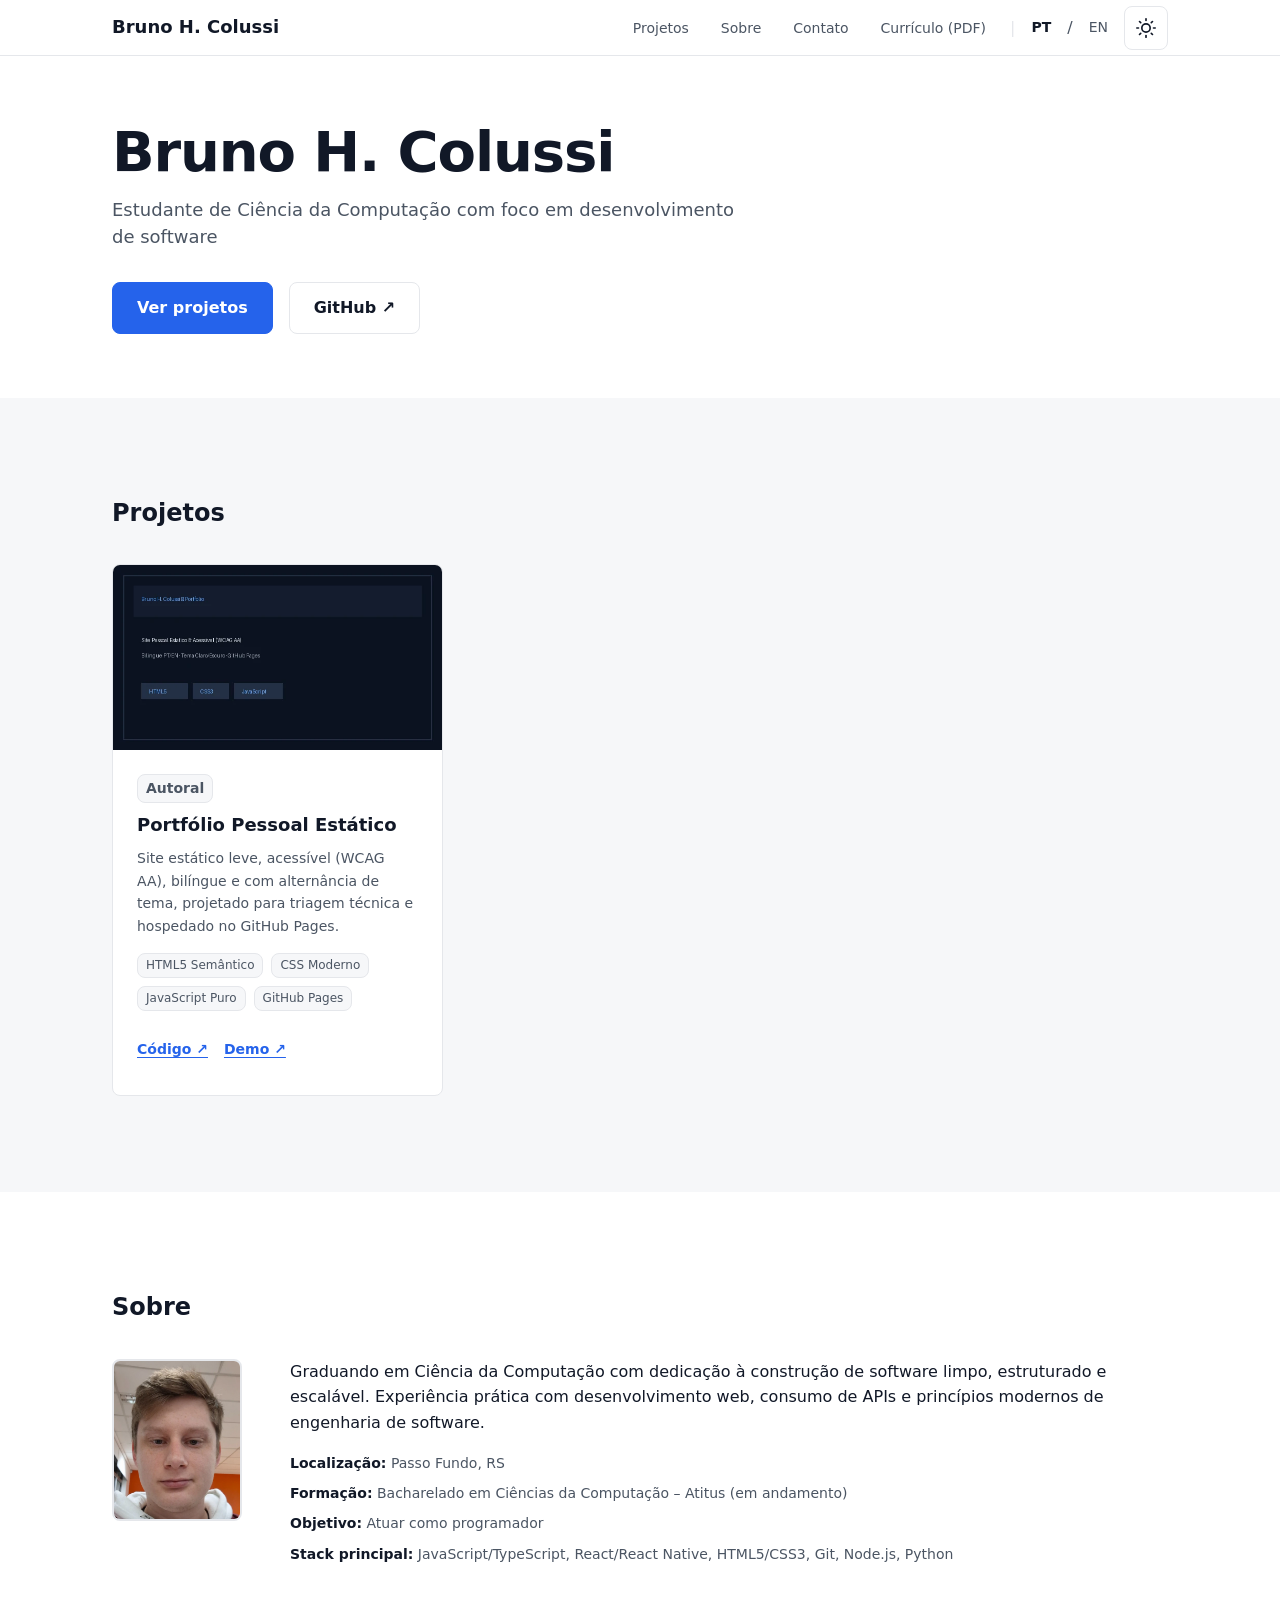
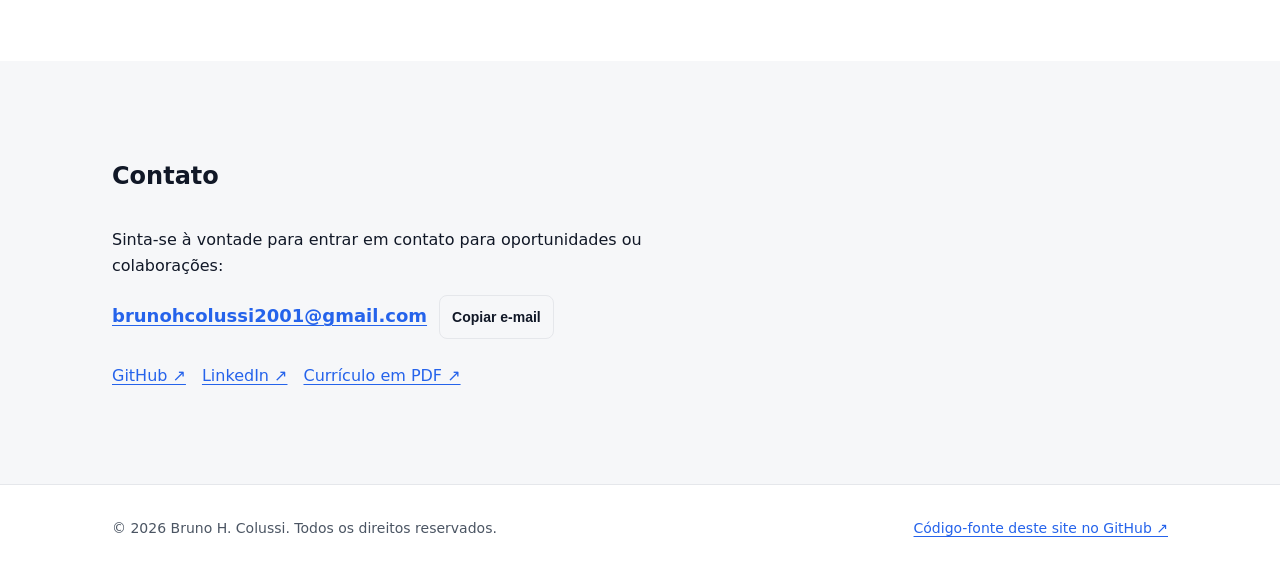
<file: index.html>
<!DOCTYPE html>
<html lang="pt-BR">
<head>
  <meta charset="UTF-8">
  <meta name="viewport" content="width=device-width, initial-scale=1.0">
  <title>Bruno H. Colussi — Portfólio</title>
  <meta name="description" content="Estudante de Ciência da Computação com foco em desenvolvimento de software. Passo Fundo, RS. Projetos, formação e contato.">
  <meta name="theme-color" content="#FFFFFF">

  <!-- SEO e Open Graph -->
  <link rel="canonical" href="https://brunohcolussi.github.io/">
  <link rel="alternate" hreflang="pt-BR" href="https://brunohcolussi.github.io/">
  <link rel="alternate" hreflang="en" href="https://brunohcolussi.github.io/en/">
  <link rel="alternate" hreflang="x-default" href="https://brunohcolussi.github.io/">

  <meta property="og:type" content="website">
  <meta property="og:url" content="https://brunohcolussi.github.io/">
  <meta property="og:title" content="Bruno H. Colussi — Portfólio">
  <meta property="og:description" content="Estudante de Ciência da Computação com foco em desenvolvimento de software. Passo Fundo, RS.">
  <meta property="og:image" content="https://brunohcolussi.github.io/assets/img/social/og-image.webp">

  <meta name="twitter:card" content="summary_large_image">
  <meta name="twitter:title" content="Bruno H. Colussi — Portfólio">
  <meta name="twitter:description" content="Estudante de Ciência da Computação com foco em desenvolvimento de software. Passo Fundo, RS.">
  <meta name="twitter:image" content="https://brunohcolussi.github.io/assets/img/social/og-image.webp">

  <!-- Anti-flash de tema -->
  <script>
    (function() {
      var saved = localStorage.getItem('theme');
      if (saved === 'dark' || (!saved && window.matchMedia('(prefers-color-scheme: dark)').matches)) {
        document.documentElement.setAttribute('data-theme', 'dark');
      } else {
        document.documentElement.setAttribute('data-theme', 'light');
      }
    })();
  </script>

  <link rel="stylesheet" href="assets/css/style.css">
</head>
<body>
  <a href="#conteudo-principal" class="skip-link">Pular para o conteúdo principal</a>

  <!-- HEADER FIXO -->
  <header class="site-header">
    <div class="container header-inner">
      <a href="#hero" class="brand" aria-label="Ir para o topo da página">Bruno H. Colussi</a>

      <div class="nav-group">
        <nav aria-label="Navegação principal">
          <ul class="nav-menu">
            <li><a href="#projetos" class="nav-link">Projetos</a></li>
            <li><a href="#sobre" class="nav-link">Sobre</a></li>
            <li><a href="#contato" class="nav-link">Contato</a></li>
            <li><a href="curriculo.pdf" class="nav-link" target="_blank" rel="noopener">Currículo (PDF)</a></li>
          </ul>
        </nav>

        <div class="actions-group">
          <span aria-hidden="true" style="color: var(--border);">|</span>
          <a href="index.html" class="lang-switch" aria-current="true" aria-label="Versão em Português (atual)">PT</a>
          <span aria-hidden="true" style="color: var(--text-muted);">/</span>
          <a href="en/index.html" class="lang-switch" aria-label="Switch to English version">EN</a>

          <button id="theme-toggle" class="btn-icon" type="button" aria-pressed="false" aria-label="Alternar tema de cores" data-title-light="Alternar para tema escuro" data-title-dark="Alternar para tema claro">
            <svg width="20" height="20" viewBox="0 0 24 24" fill="none" stroke="currentColor" stroke-width="2" stroke-linecap="round" stroke-linejoin="round" aria-hidden="true">
              <circle cx="12" cy="12" r="5"></circle>
              <line x1="12" y1="1" x2="12" y2="3"></line>
              <line x1="12" y1="21" x2="12" y2="23"></line>
              <line x1="4.22" y1="4.22" x2="5.64" y2="5.64"></line>
              <line x1="18.36" y1="18.36" x2="19.78" y2="19.78"></line>
              <line x1="1" y1="12" x2="3" y2="12"></line>
              <line x1="21" y1="12" x2="23" y2="12"></line>
              <line x1="4.22" y1="19.78" x2="5.64" y2="18.36"></line>
              <line x1="18.36" y1="5.64" x2="19.78" y2="4.22"></line>
            </svg>
          </button>

          <button id="menu-toggle" class="btn-icon menu-toggle" type="button" aria-expanded="false" aria-controls="mobile-drawer" aria-label="Abrir menu de navegação">
            <svg width="20" height="20" viewBox="0 0 24 24" fill="none" stroke="currentColor" stroke-width="2" stroke-linecap="round" stroke-linejoin="round" aria-hidden="true">
              <line x1="3" y1="12" x2="21" y2="12"></line>
              <line x1="3" y1="6" x2="21" y2="6"></line>
              <line x1="3" y1="18" x2="21" y2="18"></line>
            </svg>
          </button>
        </div>
      </div>
    </div>

    <!-- Gaveta Mobile -->
    <div id="mobile-drawer" class="mobile-drawer">
      <ul class="mobile-menu-list">
        <li><a href="#projetos" class="nav-link">Projetos</a></li>
        <li><a href="#sobre" class="nav-link">Sobre</a></li>
        <li><a href="#contato" class="nav-link">Contato</a></li>
        <li><a href="curriculo.pdf" class="nav-link" target="_blank" rel="noopener">Currículo (PDF)</a></li>
      </ul>
    </div>
  </header>

  <main id="conteudo-principal">
    <!-- HERO SECTION (D9, D10, D11) -->
    <section id="hero" class="section hero">
      <div class="container">
        <h1 class="hero-title">Bruno H. Colussi</h1>
        <p class="hero-headline">Estudante de Ciência da Computação com foco em desenvolvimento de software</p>
        <div class="hero-ctas">
          <a href="#projetos" class="btn btn-primary">Ver projetos</a>
          <a href="https://github.com/brunohcolussi" class="btn btn-secondary" target="_blank" rel="noopener">GitHub ↗</a>
        </div>
      </div>
    </section>

    <!-- PROJETOS (D20, D28, D31) -->
    <section id="projetos" class="section section-alt">
      <div class="container">
        <h2 class="section-title">Projetos</h2>
        <div class="projects-grid">

          <!-- Card: Portfólio Pessoal (Autoral) -->
          <article class="project-card">
            <div class="project-img-wrapper">
              <img src="assets/img/projects/portfolio.webp" alt="Página inicial do site pessoal de Bruno H. Colussi exibindo hero e grade" class="project-img" width="640" height="360" loading="lazy">
            </div>
            <div class="project-card-body">
              <span class="project-badge">Autoral</span>
              <h3 class="project-title">Portfólio Pessoal Estático</h3>
              <p class="project-desc">Site estático leve, acessível (WCAG AA), bilíngue e com alternância de tema, projetado para triagem técnica e hospedado no GitHub Pages.</p>
              <ul class="project-tags" aria-label="Tecnologias utilizadas">
                <li class="tag">HTML5 Semântico</li>
                <li class="tag">CSS Moderno</li>
                <li class="tag">JavaScript Puro</li>
                <li class="tag">GitHub Pages</li>
              </ul>
              <div class="project-links">
                <a href="https://github.com/brunohcolussi/brunohcolussi.github.io" target="_blank" rel="noopener">Código ↗</a>
                <a href="https://brunohcolussi.github.io/" target="_blank" rel="noopener">Demo ↗</a>
              </div>
            </div>
          </article>

        </div>
      </div>
    </section>

    <!-- SOBRE (D13, D14, D21) -->
    <section id="sobre" class="section">
      <div class="container">
        <h2 class="section-title">Sobre</h2>
        <div class="about-content">
          <img src="assets/img/foto.webp" alt="Foto de Bruno H. Colussi" class="about-avatar" width="120" height="150" loading="lazy">
          <div class="about-details">
            <p class="about-bio">
              Graduando em Ciência da Computação com dedicação à construção de software limpo, estruturado e escalável. Experiência prática com desenvolvimento web, consumo de APIs e princípios modernos de engenharia de software.
            </p>
            <ul class="about-meta-list">
              <li class="about-meta-item"><strong>Localização:</strong> Passo Fundo, RS</li>
              <li class="about-meta-item"><strong>Formação:</strong> Bacharelado em Ciências da Computação – Atitus (em andamento)</li>
              <li class="about-meta-item"><strong>Objetivo:</strong> Atuar como programador</li>
              <li class="about-meta-item"><strong>Stack principal:</strong> JavaScript/TypeScript, React/React Native, HTML5/CSS3, Git, Node.js, Python</li>
            </ul>
          </div>
        </div>
      </div>
    </section>

    <!-- CONTATO (D12, D32) -->
    <section id="contato" class="section section-alt">
      <div class="container">
        <h2 class="section-title">Contato</h2>
        <div class="contact-box">
          <p>Sinta-se à vontade para entrar em contato para oportunidades ou colaborações:</p>
          <div class="contact-email-row">
            <a href="mailto:brunohcolussi2001@gmail.com" class="contact-email-link">brunohcolussi2001@gmail.com</a>
            <button id="btn-copy-email" type="button" class="btn btn-secondary copy-btn" data-feedback="Copiado!">Copiar e-mail</button>
            <span id="copy-live-alert" class="sr-only" aria-live="polite" style="position: absolute; width: 1px; height: 1px; overflow: hidden; clip: rect(0,0,0,0);"></span>
          </div>
          <ul class="contact-links-list">
            <li><a href="https://github.com/brunohcolussi" target="_blank" rel="noopener">GitHub ↗</a></li>
            <li><a href="https://www.linkedin.com/in/bruno-hoffelder-colussi-a3b602310/" target="_blank" rel="noopener">LinkedIn ↗</a></li>
            <li><a href="curriculo.pdf" target="_blank" rel="noopener">Currículo em PDF ↗</a></li>
          </ul>
        </div>
      </div>
    </section>
  </main>

  <!-- FOOTER -->
  <footer class="site-footer">
    <div class="container footer-inner">
      <p>© 2026 Bruno H. Colussi. Todos os direitos reservados.</p>
      <p><a href="https://github.com/brunohcolussi/brunohcolussi.github.io" target="_blank" rel="noopener">Código-fonte deste site no GitHub ↗</a></p>
    </div>
  </footer>

  <script src="assets/js/main.js"></script>
</body>
</html>
</file>
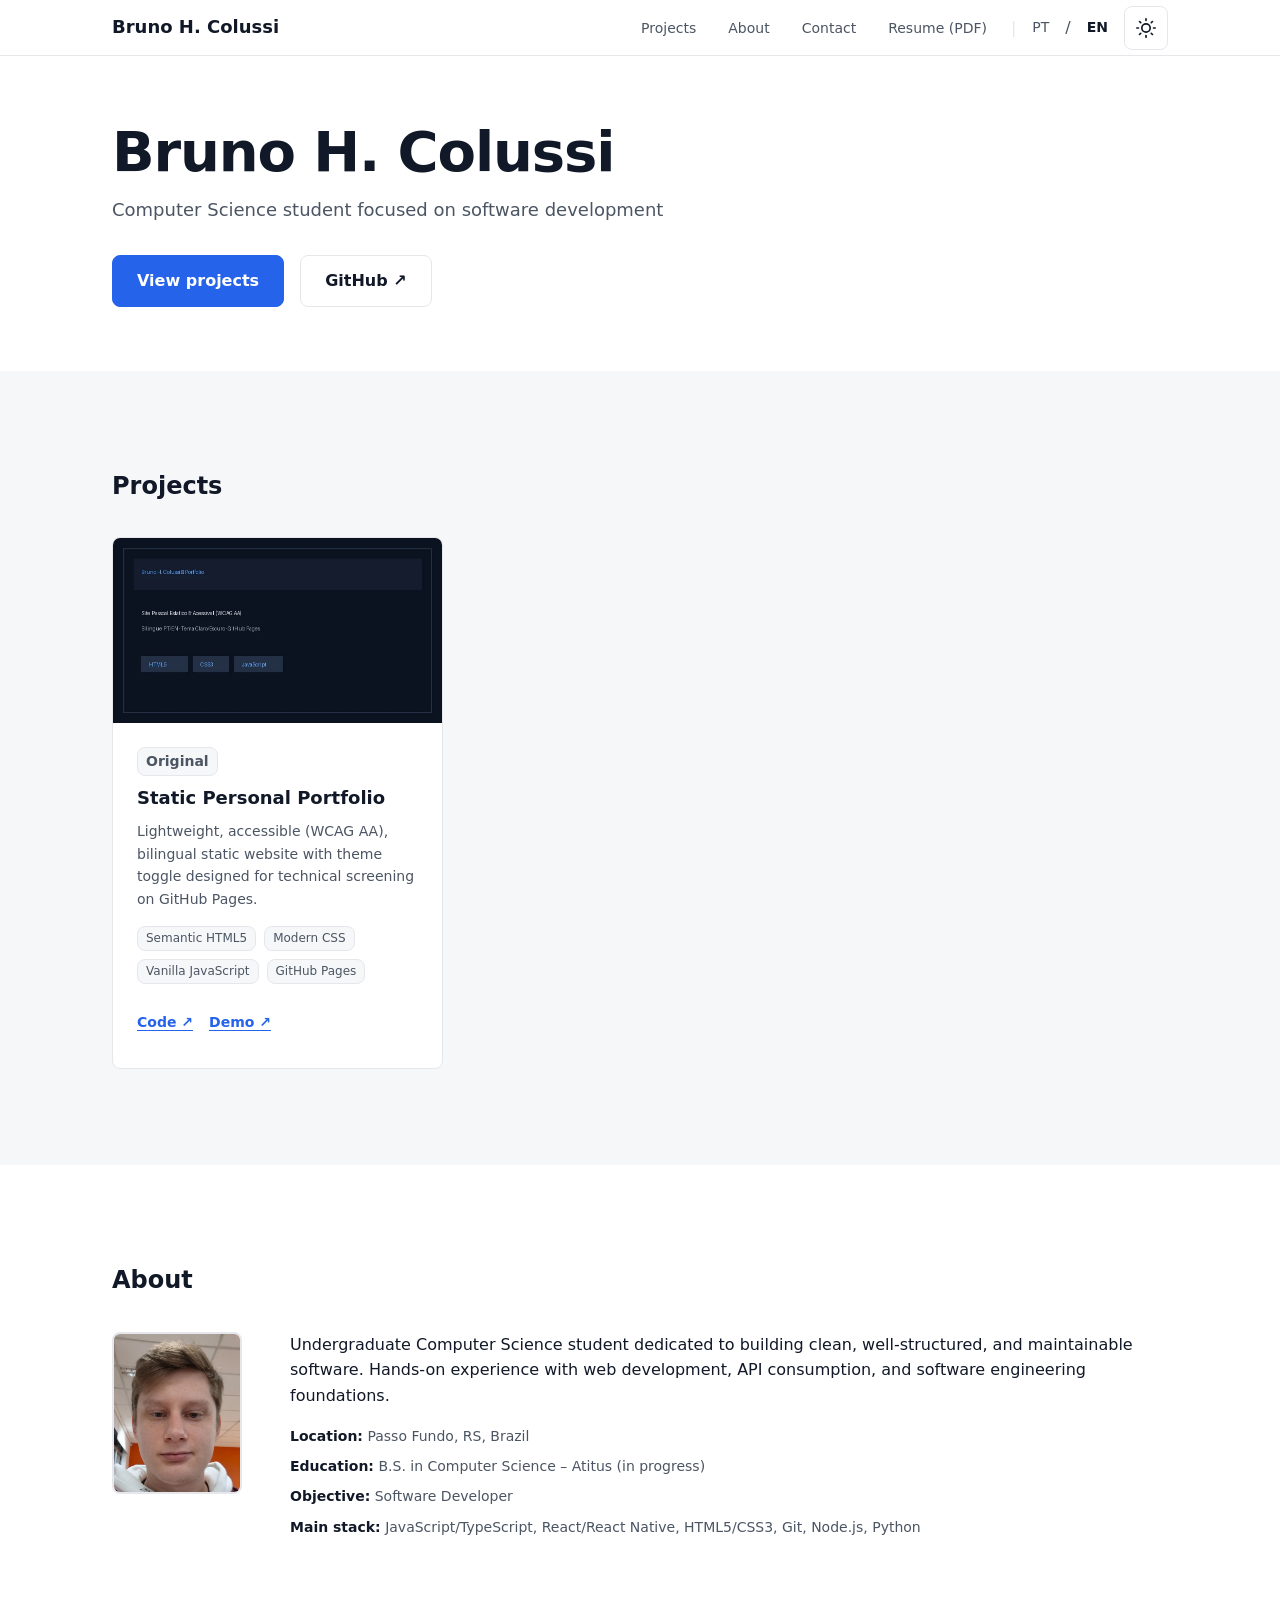
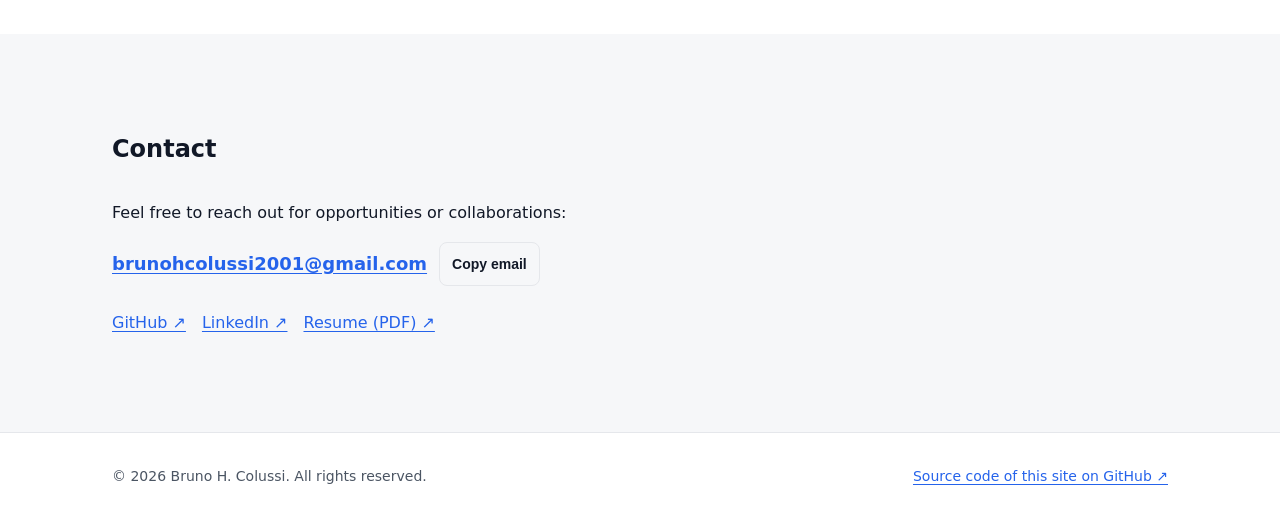
<file: en/index.html>
<!DOCTYPE html>
<html lang="en">
<head>
  <meta charset="UTF-8">
  <meta name="viewport" content="width=device-width, initial-scale=1.0">
  <title>Bruno H. Colussi — Portfolio</title>
  <meta name="description" content="Computer Science student focused on software development. Passo Fundo, RS, Brazil. Projects, education and contact.">
  <meta name="theme-color" content="#FFFFFF">

  <!-- SEO & Open Graph -->
  <link rel="canonical" href="https://brunohcolussi.github.io/en/">
  <link rel="alternate" hreflang="pt-BR" href="https://brunohcolussi.github.io/">
  <link rel="alternate" hreflang="en" href="https://brunohcolussi.github.io/en/">
  <link rel="alternate" hreflang="x-default" href="https://brunohcolussi.github.io/">

  <meta property="og:type" content="website">
  <meta property="og:url" content="https://brunohcolussi.github.io/en/">
  <meta property="og:title" content="Bruno H. Colussi — Portfolio">
  <meta property="og:description" content="Computer Science student focused on software development. Passo Fundo, RS, Brazil.">
  <meta property="og:image" content="https://brunohcolussi.github.io/assets/img/social/og-image.webp">

  <meta name="twitter:card" content="summary_large_image">
  <meta name="twitter:title" content="Bruno H. Colussi — Portfolio">
  <meta name="twitter:description" content="Computer Science student focused on software development. Passo Fundo, RS, Brazil.">
  <meta name="twitter:image" content="https://brunohcolussi.github.io/assets/img/social/og-image.webp">

  <!-- Theme anti-flash script -->
  <script>
    (function() {
      var saved = localStorage.getItem('theme');
      if (saved === 'dark' || (!saved && window.matchMedia('(prefers-color-scheme: dark)').matches)) {
        document.documentElement.setAttribute('data-theme', 'dark');
      } else {
        document.documentElement.setAttribute('data-theme', 'light');
      }
    })();
  </script>

  <link rel="stylesheet" href="../assets/css/style.css">
</head>
<body>
  <a href="#main-content" class="skip-link">Skip to main content</a>

  <!-- FIXED HEADER -->
  <header class="site-header">
    <div class="container header-inner">
      <a href="#hero" class="brand" aria-label="Go to top">Bruno H. Colussi</a>

      <div class="nav-group">
        <nav aria-label="Primary navigation">
          <ul class="nav-menu">
            <li><a href="#projects" class="nav-link">Projects</a></li>
            <li><a href="#about" class="nav-link">About</a></li>
            <li><a href="#contact" class="nav-link">Contact</a></li>
            <li><a href="../curriculo.pdf" class="nav-link" target="_blank" rel="noopener">Resume (PDF)</a></li>
          </ul>
        </nav>

        <div class="actions-group">
          <span aria-hidden="true" style="color: var(--border);">|</span>
          <a href="../index.html" class="lang-switch" aria-label="Versão em Português">PT</a>
          <span aria-hidden="true" style="color: var(--text-muted);">/</span>
          <a href="index.html" class="lang-switch" aria-current="true" aria-label="English version (current)">EN</a>

          <button id="theme-toggle" class="btn-icon" type="button" aria-pressed="false" aria-label="Toggle color theme" data-title-light="Switch to dark theme" data-title-dark="Switch to light theme">
            <svg width="20" height="20" viewBox="0 0 24 24" fill="none" stroke="currentColor" stroke-width="2" stroke-linecap="round" stroke-linejoin="round" aria-hidden="true">
              <circle cx="12" cy="12" r="5"></circle>
              <line x1="12" y1="1" x2="12" y2="3"></line>
              <line x1="12" y1="21" x2="12" y2="23"></line>
              <line x1="4.22" y1="4.22" x2="5.64" y2="5.64"></line>
              <line x1="18.36" y1="18.36" x2="19.78" y2="19.78"></line>
              <line x1="1" y1="12" x2="3" y2="12"></line>
              <line x1="21" y1="12" x2="23" y2="12"></line>
              <line x1="4.22" y1="19.78" x2="5.64" y2="18.36"></line>
              <line x1="18.36" y1="5.64" x2="19.78" y2="4.22"></line>
            </svg>
          </button>

          <button id="menu-toggle" class="btn-icon menu-toggle" type="button" aria-expanded="false" aria-controls="mobile-drawer" aria-label="Open navigation menu">
            <svg width="20" height="20" viewBox="0 0 24 24" fill="none" stroke="currentColor" stroke-width="2" stroke-linecap="round" stroke-linejoin="round" aria-hidden="true">
              <line x1="3" y1="12" x2="21" y2="12"></line>
              <line x1="3" y1="6" x2="21" y2="6"></line>
              <line x1="3" y1="18" x2="21" y2="18"></line>
            </svg>
          </button>
        </div>
      </div>
    </div>

    <!-- Mobile Drawer -->
    <div id="mobile-drawer" class="mobile-drawer">
      <ul class="mobile-menu-list">
        <li><a href="#projects" class="nav-link">Projects</a></li>
        <li><a href="#about" class="nav-link">About</a></li>
        <li><a href="#contact" class="nav-link">Contact</a></li>
        <li><a href="../curriculo.pdf" class="nav-link" target="_blank" rel="noopener">Resume (PDF)</a></li>
      </ul>
    </div>
  </header>

  <main id="main-content">
    <!-- HERO SECTION -->
    <section id="hero" class="section hero">
      <div class="container">
        <h1 class="hero-title">Bruno H. Colussi</h1>
        <p class="hero-headline">Computer Science student focused on software development</p>
        <div class="hero-ctas">
          <a href="#projects" class="btn btn-primary">View projects</a>
          <a href="https://github.com/brunohcolussi" class="btn btn-secondary" target="_blank" rel="noopener">GitHub ↗</a>
        </div>
      </div>
    </section>

    <!-- PROJECTS -->
    <section id="projects" class="section section-alt">
      <div class="container">
        <h2 class="section-title">Projects</h2>
        <div class="projects-grid">

          <!-- Card: Personal Portfolio -->
          <article class="project-card">
            <div class="project-img-wrapper">
              <img src="../assets/img/projects/portfolio.webp" alt="Homepage of Bruno H. Colussi's personal website" class="project-img" width="640" height="360" loading="lazy">
            </div>
            <div class="project-card-body">
              <span class="project-badge">Original</span>
              <h3 class="project-title">Static Personal Portfolio</h3>
              <p class="project-desc">Lightweight, accessible (WCAG AA), bilingual static website with theme toggle designed for technical screening on GitHub Pages.</p>
              <ul class="project-tags" aria-label="Technologies used">
                <li class="tag">Semantic HTML5</li>
                <li class="tag">Modern CSS</li>
                <li class="tag">Vanilla JavaScript</li>
                <li class="tag">GitHub Pages</li>
              </ul>
              <div class="project-links">
                <a href="https://github.com/brunohcolussi/brunohcolussi.github.io" target="_blank" rel="noopener">Code ↗</a>
                <a href="https://brunohcolussi.github.io/en/" target="_blank" rel="noopener">Demo ↗</a>
              </div>
            </div>
          </article>

        </div>
      </div>
    </section>

    <!-- ABOUT -->
    <section id="about" class="section">
      <div class="container">
        <h2 class="section-title">About</h2>
        <div class="about-content">
          <img src="../assets/img/foto.webp" alt="Photo of Bruno H. Colussi" class="about-avatar" width="120" height="150" loading="lazy">
          <div class="about-details">
            <p class="about-bio">
              Undergraduate Computer Science student dedicated to building clean, well-structured, and maintainable software. Hands-on experience with web development, API consumption, and software engineering foundations.
            </p>
            <ul class="about-meta-list">
              <li class="about-meta-item"><strong>Location:</strong> Passo Fundo, RS, Brazil</li>
              <li class="about-meta-item"><strong>Education:</strong> B.S. in Computer Science – Atitus (in progress)</li>
              <li class="about-meta-item"><strong>Objective:</strong> Software Developer</li>
              <li class="about-meta-item"><strong>Main stack:</strong> JavaScript/TypeScript, React/React Native, HTML5/CSS3, Git, Node.js, Python</li>
            </ul>
          </div>
        </div>
      </div>
    </section>

    <!-- CONTACT -->
    <section id="contact" class="section section-alt">
      <div class="container">
        <h2 class="section-title">Contact</h2>
        <div class="contact-box">
          <p>Feel free to reach out for opportunities or collaborations:</p>
          <div class="contact-email-row">
            <a href="mailto:brunohcolussi2001@gmail.com" class="contact-email-link">brunohcolussi2001@gmail.com</a>
            <button id="btn-copy-email" type="button" class="btn btn-secondary copy-btn" data-feedback="Copied!">Copy email</button>
            <span id="copy-live-alert" class="sr-only" aria-live="polite" style="position: absolute; width: 1px; height: 1px; overflow: hidden; clip: rect(0,0,0,0);"></span>
          </div>
          <ul class="contact-links-list">
            <li><a href="https://github.com/brunohcolussi" target="_blank" rel="noopener">GitHub ↗</a></li>
            <li><a href="https://www.linkedin.com/in/bruno-hoffelder-colussi-a3b602310/" target="_blank" rel="noopener">LinkedIn ↗</a></li>
            <li><a href="../curriculo.pdf" target="_blank" rel="noopener">Resume (PDF) ↗</a></li>
          </ul>
        </div>
      </div>
    </section>
  </main>

  <!-- FOOTER -->
  <footer class="site-footer">
    <div class="container footer-inner">
      <p>© 2026 Bruno H. Colussi. All rights reserved.</p>
      <p><a href="https://github.com/brunohcolussi/brunohcolussi.github.io" target="_blank" rel="noopener">Source code of this site on GitHub ↗</a></p>
    </div>
  </footer>

  <script src="../assets/js/main.js"></script>
</body>
</html>
</file>
<file: assets/css/style.css>
/* ==========================================================================
   TOKENS DE DESIGN (SPECS.md Seção 7)
   ========================================================================== */
:root {
  /* Cores - Tema Claro (Padrão) */
  --bg: #FFFFFF;
  --surface: #F6F7F9;
  --text: #111827;
  --text-muted: #4B5563;
  --border: #E5E7EB;
  --accent: #2563EB;
  --accent-hover: #1D4ED8;
  --on-accent: #FFFFFF;

  /* Tipografia (Fontes de Sistema - D25) */
  --font-sans: system-ui, -apple-system, "Segoe UI", Roboto, "Helvetica Neue", Arial, sans-serif;
  --text-xl: clamp(2rem, 1.2rem + 3.2vw, 3.5rem);
  --text-lg: 1.5rem;
  --text-md: 1.125rem;
  --text-base: 1rem;
  --text-sm: 0.875rem;

  /* Espaçamentos */
  --space-1: 4px;
  --space-2: 8px;
  --space-3: 12px;
  --space-4: 16px;
  --space-5: 24px;
  --space-6: 32px;
  --space-7: 48px;
  --space-8: 64px;
  --space-9: 96px;

  /* Layout */
  --container: 1120px;
  --gutter: 20px;
  --section-y: 64px;
  --radius: 8px;
  --header-height: 56px;

  /* Transição */
  --transition: 150ms ease-out;
}

@media (min-width: 768px) {
  :root {
    --gutter: 32px;
  }
}

@media (min-width: 1024px) {
  :root {
    --section-y: 96px;
  }
}

/* Tema Escuro - Automático via Sistema */
@media (prefers-color-scheme: dark) {
  :root:not([data-theme="light"]) {
    --bg: #0B1220;
    --surface: #131C2E;
    --text: #E5E7EB;
    --text-muted: #9CA3AF;
    --border: #243044;
    --accent: #60A5FA;
    --accent-hover: #93C5FD;
    --on-accent: #0B1220;
  }
}

/* Tema Escuro - Forçado via Atributo */
[data-theme="dark"] {
  --bg: #0B1220;
  --surface: #131C2E;
  --text: #E5E7EB;
  --text-muted: #9CA3AF;
  --border: #243044;
  --accent: #60A5FA;
  --accent-hover: #93C5FD;
  --on-accent: #0B1220;
}

/* Tema Claro - Forçado via Atributo */
[data-theme="light"] {
  --bg: #FFFFFF;
  --surface: #F6F7F9;
  --text: #111827;
  --text-muted: #4B5563;
  --border: #E5E7EB;
  --accent: #2563EB;
  --accent-hover: #1D4ED8;
  --on-accent: #FFFFFF;
}

/* ==========================================================================
   RESET E BASE
   ========================================================================== */
*, *::before, *::after {
  box-sizing: border-box;
  margin: 0;
  padding: 0;
}

html {
  font-family: var(--font-sans);
  font-size: 16px;
  line-height: 1.6;
  color: var(--text);
  background-color: var(--bg);
  scroll-behavior: smooth;
  -webkit-text-size-adjust: 100%;
}

@media (prefers-reduced-motion: reduce) {
  html {
    scroll-behavior: auto;
  }
  *, *::before, *::after {
    animation-duration: 0.01ms !important;
    animation-iteration-count: 1 !important;
    transition-duration: 0.01ms !important;
    scroll-behavior: auto !important;
  }
}

body {
  min-height: 100vh;
  display: flex;
  flex-direction: column;
}

img {
  max-width: 100%;
  height: auto;
  display: block;
}

a {
  color: var(--accent);
  text-decoration: underline;
  text-underline-offset: 3px;
  transition: color var(--transition);
}

a:hover {
  color: var(--accent-hover);
}

:focus-visible {
  outline: 3px solid var(--accent);
  outline-offset: 2px;
}

/* Skip Link (Acessibilidade) */
.skip-link {
  position: absolute;
  top: -100px;
  left: var(--space-4);
  background: var(--accent);
  color: var(--on-accent);
  padding: var(--space-2) var(--space-4);
  border-radius: var(--radius);
  text-decoration: none;
  font-weight: 600;
  z-index: 1000;
  transition: top var(--transition);
}

.skip-link:focus {
  top: var(--space-4);
}

/* Layout Utilitários */
.container {
  width: 100%;
  max-width: var(--container);
  margin-left: auto;
  margin-right: auto;
  padding-left: var(--gutter);
  padding-right: var(--gutter);
}

.section {
  padding-top: var(--section-y);
  padding-bottom: var(--section-y);
  scroll-margin-top: var(--header-height);
}

.section-alt {
  background-color: var(--surface);
}

.section-title {
  font-size: var(--text-lg);
  font-weight: 700;
  margin-bottom: var(--space-6);
  color: var(--text);
}

/* ==========================================================================
   HEADER E NAVEGAÇÃO
   ========================================================================== */
.site-header {
  position: sticky;
  top: 0;
  left: 0;
  width: 100%;
  height: var(--header-height);
  background-color: var(--bg);
  border-bottom: 1px solid var(--border);
  z-index: 100;
}

.header-inner {
  display: flex;
  align-items: center;
  justify-content: space-between;
  height: 100%;
}

.brand {
  font-size: var(--text-md);
  font-weight: 700;
  color: var(--text);
  text-decoration: none;
}

.nav-group {
  display: flex;
  align-items: center;
  gap: var(--space-4);
}

.nav-menu {
  display: none;
  list-style: none;
  gap: var(--space-4);
}

.nav-link {
  font-size: var(--text-sm);
  color: var(--text-muted);
  text-decoration: none;
  padding: var(--space-2);
  border-radius: var(--radius);
  transition: color var(--transition);
}

.nav-link:hover,
.nav-link[aria-current="page"] {
  color: var(--text);
  font-weight: 600;
}

.actions-group {
  display: flex;
  align-items: center;
  gap: var(--space-2);
}

.btn-icon {
  display: inline-flex;
  align-items: center;
  justify-content: center;
  min-width: 44px;
  min-height: 44px;
  background: transparent;
  border: 1px solid var(--border);
  border-radius: var(--radius);
  color: var(--text);
  cursor: pointer;
  padding: var(--space-2);
  transition: background-color var(--transition), border-color var(--transition);
}

.btn-icon:hover {
  background-color: var(--surface);
}

.lang-switch {
  font-size: var(--text-sm);
  text-decoration: none;
  color: var(--text-muted);
  padding: var(--space-2);
  min-height: 44px;
  display: inline-flex;
  align-items: center;
}

.lang-switch[aria-current="true"] {
  font-weight: 700;
  color: var(--text);
}

.menu-toggle {
  display: inline-flex;
}

@media (min-width: 768px) {
  .nav-menu {
    display: flex;
  }
  .menu-toggle {
    display: none;
  }
}

/* Mobile Drawer Menu */
.mobile-drawer {
  display: none;
  position: fixed;
  top: var(--header-height);
  left: 0;
  width: 100%;
  background-color: var(--bg);
  border-bottom: 1px solid var(--border);
  padding: var(--space-4) var(--gutter);
  z-index: 99;
}

.mobile-drawer.is-open {
  display: block;
}

.mobile-menu-list {
  list-style: none;
  display: flex;
  flex-direction: column;
  gap: var(--space-2);
}

.mobile-menu-list .nav-link {
  display: block;
  padding: var(--space-3) 0;
  font-size: var(--text-md);
}

/* ==========================================================================
   HERO SECTION
   ========================================================================== */
.hero {
  padding-top: var(--space-8);
  padding-bottom: var(--space-8);
}

.hero-title {
  font-size: var(--text-xl);
  font-weight: 800;
  line-height: 1.15;
  letter-spacing: -0.02em;
  color: var(--text);
  margin-bottom: var(--space-3);
}

.hero-headline {
  font-size: var(--text-md);
  color: var(--text-muted);
  max-width: 650px;
  line-height: 1.5;
  margin-bottom: var(--space-6);
}

.hero-ctas {
  display: flex;
  flex-wrap: wrap;
  gap: var(--space-4);
}

.btn {
  display: inline-flex;
  align-items: center;
  justify-content: center;
  min-height: 44px;
  padding: var(--space-3) var(--space-5);
  border-radius: var(--radius);
  font-size: var(--text-base);
  font-weight: 600;
  text-decoration: none;
  cursor: pointer;
  transition: background-color var(--transition), color var(--transition), border-color var(--transition);
}

.btn-primary {
  background-color: var(--accent);
  color: var(--on-accent);
  border: 1px solid var(--accent);
}

.btn-primary:hover {
  background-color: var(--accent-hover);
  border-color: var(--accent-hover);
  color: var(--on-accent);
}

.btn-secondary {
  background-color: transparent;
  color: var(--text);
  border: 1px solid var(--border);
}

.btn-secondary:hover {
  background-color: var(--surface);
  color: var(--text);
}

/* ==========================================================================
   PROJETOS (GRADE E CARDS)
   ========================================================================== */
.projects-grid {
  display: grid;
  grid-template-columns: 1fr;
  gap: var(--space-6);
}

@media (min-width: 768px) {
  .projects-grid {
    grid-template-columns: repeat(2, 1fr);
  }
}

@media (min-width: 1024px) {
  .projects-grid {
    grid-template-columns: repeat(3, 1fr);
  }
}

.project-card {
  background-color: var(--bg);
  border: 1px solid var(--border);
  border-radius: var(--radius);
  overflow: hidden;
  display: flex;
  flex-direction: column;
  transition: transform var(--transition), box-shadow var(--transition);
}

.project-card:hover {
  transform: translateY(-2px);
  box-shadow: 0 4px 12px rgba(0, 0, 0, 0.05);
}

.project-img-wrapper {
  position: relative;
  width: 100%;
  aspect-ratio: 16 / 9;
  background-color: var(--surface);
  overflow: hidden;
}

.project-img {
  width: 100%;
  height: 100%;
  object-fit: cover;
}

.project-card-body {
  padding: var(--space-5);
  display: flex;
  flex-direction: column;
  flex-grow: 1;
}

.project-badge {
  display: inline-block;
  align-self: flex-start;
  font-size: var(--text-sm);
  font-weight: 600;
  color: var(--text-muted);
  background-color: var(--surface);
  padding: 2px var(--space-2);
  border-radius: var(--radius);
  margin-bottom: var(--space-2);
  border: 1px solid var(--border);
}

.project-title {
  font-size: var(--text-md);
  font-weight: 700;
  margin-bottom: var(--space-2);
  color: var(--text);
}

.project-desc {
  font-size: var(--text-sm);
  color: var(--text-muted);
  margin-bottom: var(--space-4);
  flex-grow: 1;
}

.project-tags {
  display: flex;
  flex-wrap: wrap;
  gap: var(--space-2);
  list-style: none;
  margin-bottom: var(--space-4);
}

.tag {
  font-size: 0.75rem;
  font-weight: 500;
  color: var(--text-muted);
  background-color: var(--surface);
  border: 1px solid var(--border);
  padding: 2px var(--space-2);
  border-radius: var(--radius);
}

.project-links {
  display: flex;
  gap: var(--space-4);
  align-items: center;
}

.project-links a {
  font-size: var(--text-sm);
  font-weight: 600;
  display: inline-flex;
  align-items: center;
  gap: 4px;
  min-height: 44px;
}

/* ==========================================================================
   SOBRE
   ========================================================================== */
.about-content {
  display: flex;
  flex-direction: column;
  gap: var(--space-6);
}

@media (min-width: 768px) {
  .about-content {
    flex-direction: row;
    align-items: flex-start;
    gap: var(--space-7);
  }
}

.about-avatar {
  width: 100px;
  aspect-ratio: 4 / 5;
  height: auto;
  border-radius: var(--radius);
  object-fit: cover;
  border: 2px solid var(--border);
  flex-shrink: 0;
}

@media (min-width: 1024px) {
  .about-avatar {
    width: 130px;
  }
}

.about-details {
  flex-grow: 1;
}

.about-bio {
  font-size: var(--text-base);
  color: var(--text);
  line-height: 1.6;
  margin-bottom: var(--space-4);
}

.about-meta-list {
  list-style: none;
  display: flex;
  flex-direction: column;
  gap: var(--space-2);
}

.about-meta-item {
  font-size: var(--text-sm);
  color: var(--text-muted);
}

.about-meta-item strong {
  color: var(--text);
}

/* ==========================================================================
   CONTATO
   ========================================================================== */
.contact-box {
  display: flex;
  flex-direction: column;
  gap: var(--space-4);
  max-width: 600px;
}

.contact-email-row {
  display: flex;
  align-items: center;
  flex-wrap: wrap;
  gap: var(--space-3);
}

.contact-email-link {
  font-size: var(--text-md);
  font-weight: 600;
}

.copy-btn {
  font-size: var(--text-sm);
  padding: var(--space-2) var(--space-3);
  min-height: 44px;
  cursor: pointer;
}

.contact-links-list {
  list-style: none;
  display: flex;
  flex-wrap: wrap;
  gap: var(--space-4);
  margin-top: var(--space-2);
}

/* ==========================================================================
   FOOTER
   ========================================================================== */
.site-footer {
  margin-top: auto;
  border-top: 1px solid var(--border);
  padding: var(--space-6) 0;
  font-size: var(--text-sm);
  color: var(--text-muted);
}

.footer-inner {
  display: flex;
  flex-direction: column;
  gap: var(--space-2);
  align-items: flex-start;
}

@media (min-width: 768px) {
  .footer-inner {
    flex-direction: row;
    justify-content: space-between;
    align-items: center;
  }
}

/* ==========================================================================
   PÁGINA 404
   ========================================================================== */
.error-page-container {
  padding-top: var(--space-9);
  padding-bottom: var(--space-9);
  text-align: center;
}

.error-code {
  font-size: var(--text-xl);
  font-weight: 800;
  color: var(--accent);
  margin-bottom: var(--space-2);
}

.error-message {
  font-size: var(--text-md);
  color: var(--text-muted);
  margin-bottom: var(--space-6);
}
</file>
